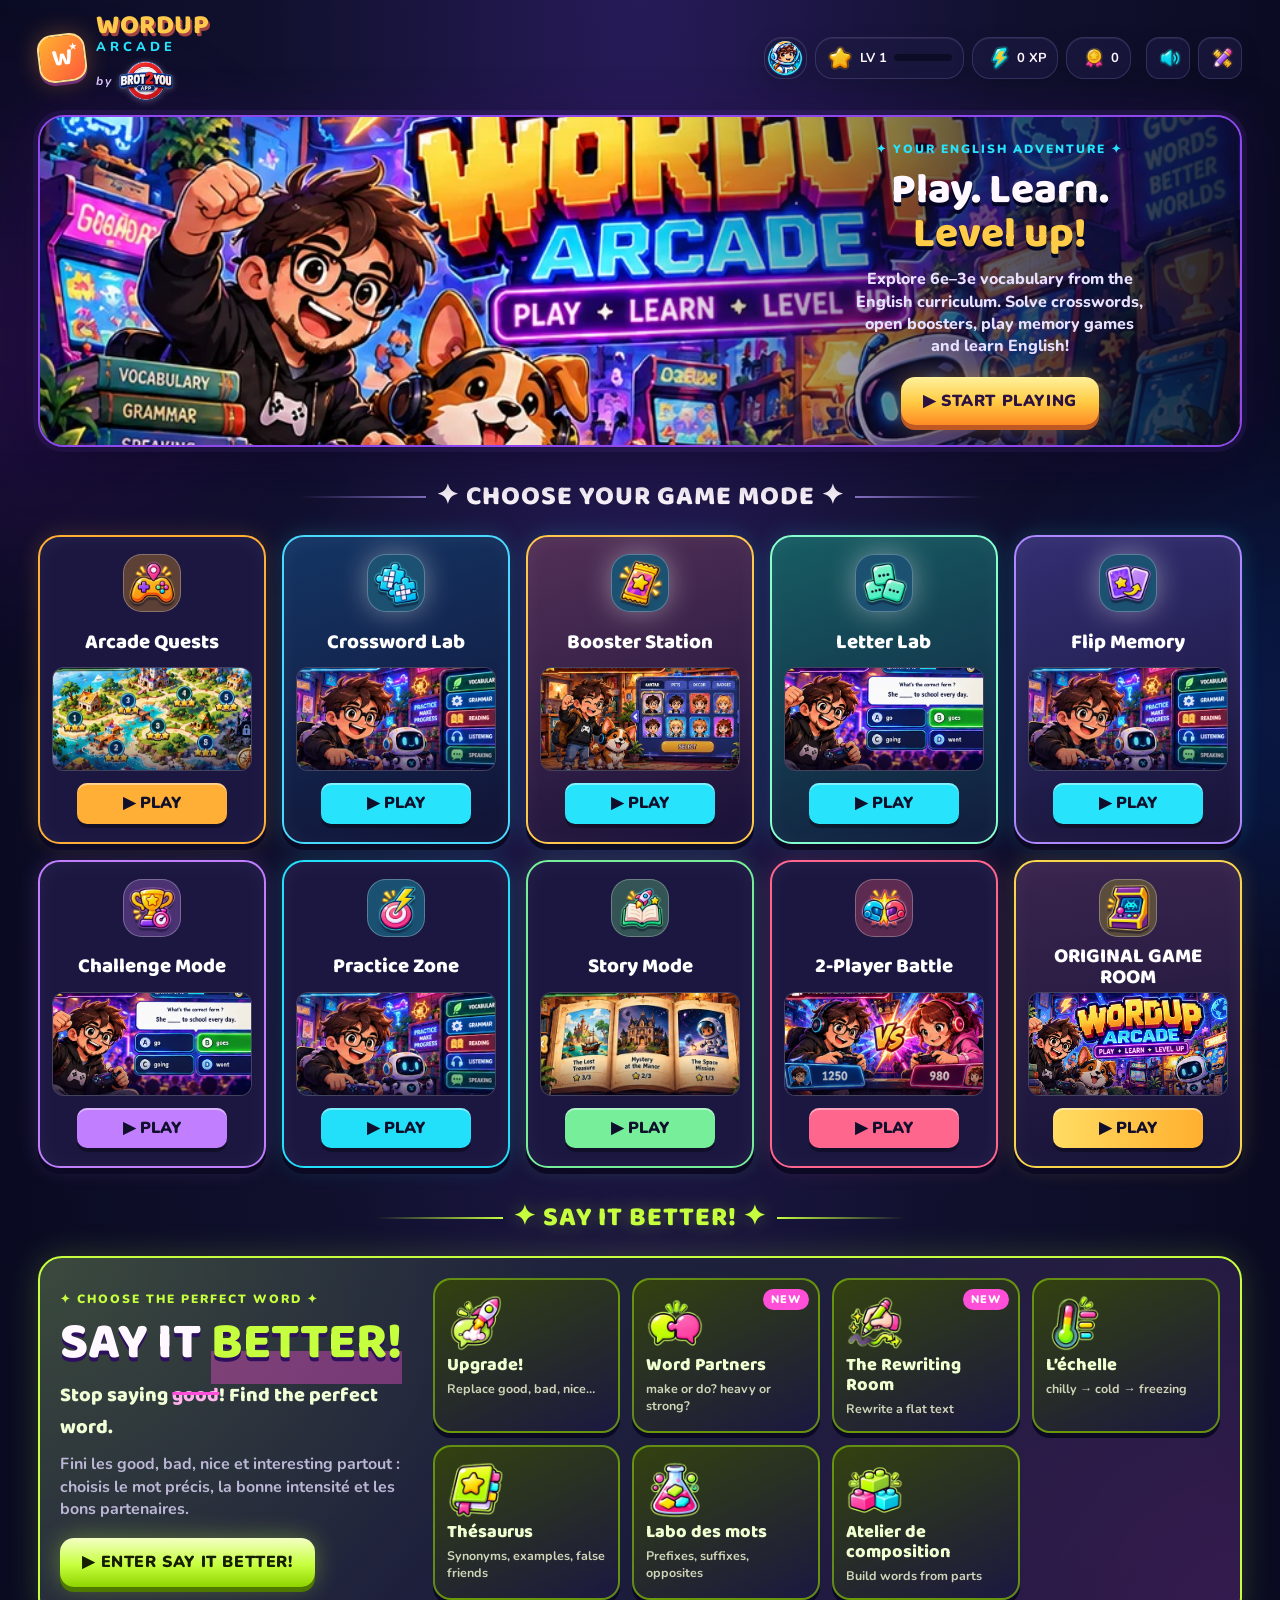
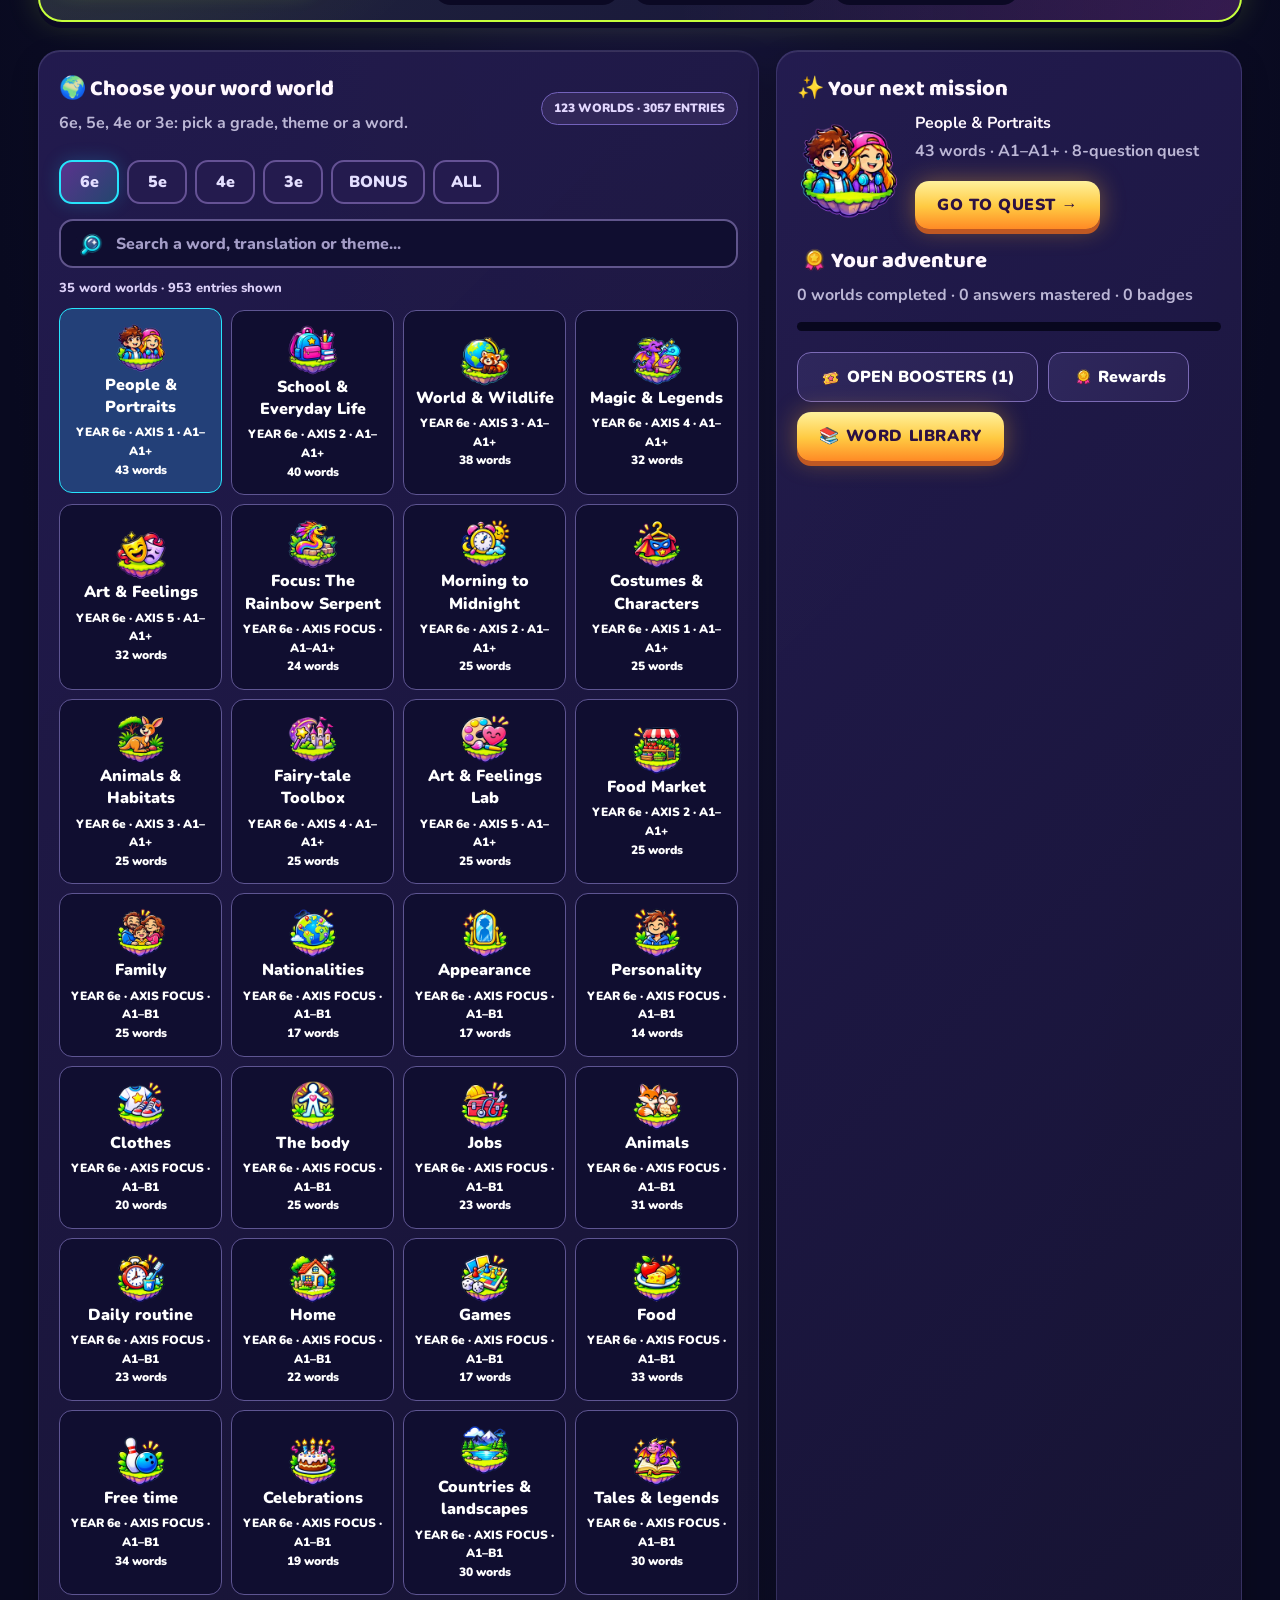
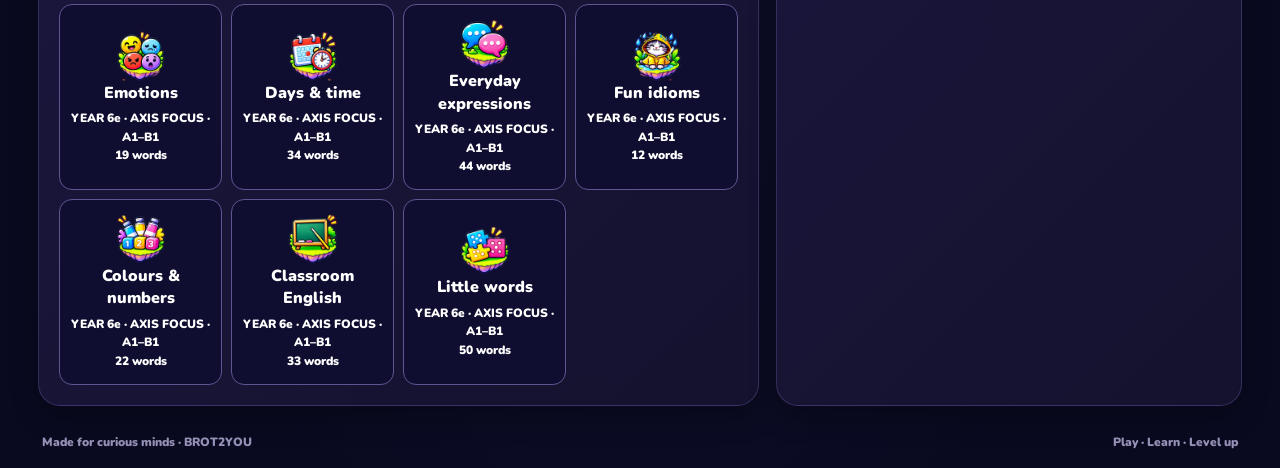
<file: index.html>
<!doctype html>
<html lang="en">
<head>
  <meta charset="utf-8">
  <script src="https://brot2you.github.io/b2y-outils/b2y-sauvegarde.js" data-app="WordUp" data-keys="brot2you-wordup-arcade-v1, wordup_v1"></script>
  <meta name="viewport" content="width=device-width, initial-scale=1">
  <meta name="theme-color" content="#100b2a">
  <meta name="description" content="WORDUP Arcade – Play, learn and level up your English vocabulary.">
  <title>WORDUP ARCADE V4 · Play. Learn. Level up.</title>
  <link rel="icon" type="image/svg+xml" href="data:image/svg+xml,%3Csvg%20xmlns%3D%22http%3A%2F%2Fwww.w3.org%2F2000%2Fsvg%22%20viewBox%3D%220%200%2064%2064%22%3E%3Crect%20width%3D%2264%22%20height%3D%2264%22%20rx%3D%2213%22%20fill%3D%22%23100b2a%22%2F%3E%3Cpath%20d%3D%22M11%2017h10l5%2026%206-18%206%2018%205-26h10L43%2053H33l-1-7-1%207H21z%22%20fill%3D%22%23f9cf4d%22%20stroke%3D%22%23ff5ac8%22%20stroke-width%3D%221.5%22%20stroke-linejoin%3D%22round%22%2F%3E%3Cpath%20d%3D%22m48%208%202.3%205%205.5.8-4%203.9%201%205.5-4.8-2.6-4.9%202.6%201-5.5-4-3.9%205.5-.8z%22%20fill%3D%22%2363f4ff%22%2F%3E%3C%2Fsvg%3E">
  <link rel="stylesheet" href="styles.css">
</head>
<body>
  <div class="glow glow-a" aria-hidden="true"></div><div class="glow glow-b" aria-hidden="true"></div>
  <div class="app-shell">
    <header class="topbar">
      <button id="home-btn" class="logo" aria-label="WORDUP Arcade home"><span class="logo-mark">W<span>★</span></span><span class="brand-wordmark"><strong>WORDUP</strong><small>ARCADE</small><span class="brand-byline"><span>by</span><img src="assets/brot2you-app-logo.png" alt="BROT2YOU APP" width="58" height="43"></span></span></button>
      <div class="top-stats" aria-label="Player progress">
        <div class="stat-pill avatar-pill" id="avatar-head"><img class="b2y-ico" src="assets/icons/avatar-1.webp" alt=""></div>
        <div class="stat-pill"><span><img class="b2y-ico" src="assets/icons/ui-level.webp" alt=""></span><b id="level-head">LV 1</b><div class="level-meter"><i id="level-meter"></i></div></div>
        <div class="stat-pill"><span><img class="b2y-ico" src="assets/icons/ui-xp.webp" alt=""></span><b id="xp-head">0 XP</b></div>
        <div class="stat-pill"><span><img class="b2y-ico" src="assets/icons/ui-badges.webp" alt=""></span><b id="badge-head">0</b></div>
      </div>
      <div class="header-actions"><button class="icon-btn" id="sound-btn" title="Sound on/off" aria-label="Sound settings"><img class="b2y-ico" src="assets/icons/ui-sound-on.webp" alt=""></button><button class="icon-btn" id="teacher-btn" title="Teacher studio" aria-label="Teacher studio"><img class="b2y-ico" src="assets/icons/ui-teacher.webp" alt=""></button></div>
    </header>
    <main id="app" tabindex="-1"></main>
    <footer class="footer"><span>Made for curious minds · BROT2YOU</span><span>Play · Learn · Level up</span></footer>
  </div>
  <div class="toast" id="toast" aria-live="polite"></div>
  <div class="modal-backdrop" id="modal-root" hidden></div>
  <script src="vocab-2026.js" defer></script>
  <script src="vocab-extra.js" defer></script>
  <script src="vocab-original.js" defer></script>
  <script src="app.js" defer></script>
</body>
</html>
</file>
<file: styles.css>
@import url('https://fonts.googleapis.com/css2?family=Baloo+2:wght@600;700;800&family=Nunito:wght@400;600;700;800;900&display=swap');
:root{--bg:#090a20;--surface:#171239;--surface2:#221c4d;--line:#4a3b80;--text:#fff8ff;--muted:#bcb7d6;--cyan:#27e4fc;--pink:#ff53c7;--gold:#ffcc47;--violet:#9a73ff;--green:#5bf7b0;--red:#ff728f;--body:Nunito,'Trebuchet MS',sans-serif;--title:'Baloo 2',Nunito,sans-serif}
*{box-sizing:border-box}html{scroll-behavior:smooth}body{margin:0;min-height:100vh;background:radial-gradient(ellipse at 50% -5%,#281b5a 0%,#11112f 40%,#090a20 80%);color:var(--text);font-family:var(--body);line-height:1.4;overflow-x:hidden}button,input,select,textarea{font:inherit}button{cursor:pointer}button:focus-visible,input:focus-visible,textarea:focus-visible,select:focus-visible{outline:3px solid var(--cyan);outline-offset:3px}button:disabled{cursor:not-allowed;opacity:.46}.glow{pointer-events:none;position:fixed;border-radius:50%;filter:blur(95px);opacity:.15;z-index:0}.glow-a{width:390px;height:390px;background:#a224e6;left:-175px;top:150px}.glow-b{width:410px;height:410px;background:#0365ff;right:-230px;top:500px}.app-shell{position:relative;max-width:1480px;padding:0 clamp(16px,3vw,44px);margin:auto;z-index:1}.topbar{display:flex;align-items:center;gap:15px;min-height:89px;padding:14px 0;flex-wrap:wrap}.logo{display:flex;align-items:center;gap:10px;border:0;background:none;color:#fff;padding:0;text-align:left}.logo-mark{font:bold 24px var(--title);display:grid;place-items:center;width:48px;height:48px;border:2px solid #ffdf8f;border-radius:15px;background:linear-gradient(135deg,#ffb32f,#ff593c);box-shadow:0 3px 0 #773277,0 0 25px #ff9c3055;transform:rotate(-7deg)}.logo-mark span{font-size:9px;position:absolute;right:6px;top:5px}.logo strong{font:800 27px/.9 var(--title);color:#ffca4b;text-shadow:2px 3px 0 #a34442;letter-spacing:.5px;display:block}.logo small{font:800 13px var(--body);letter-spacing:4px;color:var(--cyan)}.top-stats{display:flex;align-items:center;gap:8px;margin-left:auto;flex-wrap:wrap}.stat-pill,.icon-btn{background:#1c1841aa;border:1px solid #6863a35e;box-shadow:inset 0 1px #ffffff12,0 7px 22px #0002}.stat-pill{border-radius:18px;padding:7px 11px;display:flex;align-items:center;gap:7px;font-size:13px;font-weight:900;height:42px}.stat-pill>span{font-size:18px}.avatar-pill{font-size:23px;width:43px;justify-content:center;padding:2px}.level-meter{width:58px;height:7px;border-radius:12px;background:#0c0c27;overflow:hidden}.level-meter i{display:block;height:100%;width:0;background:linear-gradient(90deg,#ffb62a,#ffe66c);border-radius:12px;transition:width .4s}.header-actions{display:flex;gap:8px}.icon-btn{border-radius:13px;color:#fff;font-size:19px;width:44px;height:42px;transition:transform .2s}.icon-btn:hover{transform:translateY(-3px);border-color:var(--cyan)}.screen{animation:enter .3s ease both}@keyframes enter{from{transform:translateY(8px);opacity:0}to{transform:none;opacity:1}}.hero{position:relative;isolation:isolate;min-height:332px;border:2px solid #8e48ec;border-radius:26px;overflow:hidden;background:#171139;box-shadow:0 0 0 5px #9b54ff16,0 14px 52px #040416a9,0 0 50px #9537ed29}.hero:before{content:'';position:absolute;inset:0;background-image:linear-gradient(90deg,transparent 0%,transparent 50%,#110d36aa 78%,#090a21dc),url('assets/hero.webp');background-size:cover;background-position:center;z-index:-1}.hero-content{position:absolute;right:3.5%;top:50%;transform:translateY(-50%);width:33%;min-width:260px;text-align:center}.hero-kicker,.mini-kicker{letter-spacing:2px;font-size:12px;font-weight:900;color:var(--cyan)}.hero h1{font:800 clamp(30px,3.3vw,51px)/1.05 var(--title);margin:8px 0;text-shadow:0 4px 0 #040723}.hero h1 em{color:var(--gold);font-style:normal}.hero p{font-weight:800;color:#e8e0ff;max-width:300px;margin:12px auto 19px}.action-btn,.soft-btn,.outline-btn{border:0;border-radius:14px;font-weight:900;padding:13px 22px;transition:transform .18s,box-shadow .18s;white-space:normal}.action-btn{color:#2c1143;background:linear-gradient(#fff19c 0%,#ffca42 53%,#ff8a25 100%);box-shadow:0 5px 0 #bf5823,0 0 25px #ffb52666;text-transform:uppercase;letter-spacing:.6px}.action-btn:hover:not(:disabled){transform:translateY(-3px);box-shadow:0 8px 0 #bf5823,0 0 32px #ffc32c88}.action-btn:active:not(:disabled){transform:translateY(3px);box-shadow:0 2px 0 #bf5823}.soft-btn{background:linear-gradient(120deg,#2e275c,#292152);border:1px solid #7b6ab5;color:white}.soft-btn:hover{background:#484083}.outline-btn{background:#201c46;border:1px solid #5b528f;color:white}.outline-btn:hover{border-color:var(--cyan)}.section-title{display:flex;gap:10px;align-items:center;justify-content:center;margin:28px 0 17px;text-align:center}.section-title h2{font:800 clamp(19px,2.1vw,27px) var(--title);letter-spacing:1px;margin:0}.section-title:before,.section-title:after{content:'';height:2px;width:clamp(25px,10vw,145px);background:linear-gradient(90deg,transparent,#8471c2)}.section-title:after{transform:rotate(180deg)}.mode-grid{display:grid;grid-template-columns:repeat(5,minmax(0,1fr));gap:16px}.mode-card{--card-color:var(--cyan);position:relative;overflow:hidden;border:2px solid var(--card-color);border-radius:22px;background:#1b1741;min-height:299px;display:flex;flex-direction:column;align-items:center;padding:17px 12px 18px;text-align:center;color:white;box-shadow:inset 0 2px 20px #ffffff0c,0 6px 0 #0b0924,0 0 21px color-mix(in srgb,var(--card-color),transparent 82%);transition:transform .2s,box-shadow .2s}.mode-card:hover{transform:translateY(-7px);box-shadow:0 12px 0 #0b0924,0 0 32px color-mix(in srgb,var(--card-color),transparent 46%)}.mode-card .mode-icon{width:58px;height:58px;border-radius:19px;display:grid;place-items:center;background:color-mix(in srgb,var(--card-color),#171237 70%);box-shadow:inset 0 0 0 1px #ffffff45;color:white;font-size:28px;flex:none}.mode-card h3{font:800 clamp(17px,1.6vw,22px)/1 var(--title);margin:9px 0 2px;min-height:44px;display:flex;align-items:center}.mode-card .mode-visual{height:104px;width:100%;overflow:hidden;border-radius:12px;margin:auto 0 12px;border:1px solid #ffffff38;position:relative;background:#110d31}.mode-card .mode-visual img{display:block;width:100%;height:100%;object-fit:cover;transition:transform .4s}.mode-card:hover .mode-visual img{transform:scale(1.12)}.mode-card .mode-visual:after{content:'';position:absolute;inset:0;background:linear-gradient(180deg,transparent 65%,#09042083)}.play-tag{font-weight:900;border-radius:10px;padding:9px 15px;min-width:75%;background:var(--card-color);color:#11102c;box-shadow:inset 0 2px #ffffff6c,0 4px #0005}.mode-quest{--card-color:#ffaf35}.mode-challenge{--card-color:#c17eff}.mode-practice{--card-color:#22dffa}.mode-story{--card-color:#76ee9a}.mode-duel{--card-color:#ff668e}.bottom-grid{display:grid;grid-template-columns:1.55fr 1fr;gap:17px;margin-top:28px}.panel{border:1px solid #6860a25e;border-radius:22px;background:linear-gradient(135deg,#241c51f0,#15132ff2);padding:20px;box-shadow:inset 0 1px #ffffff1c,0 12px 27px #0004}.panel h3{font:800 22px var(--title);margin:0 0 5px}.panel p{margin:5px 0 12px;color:var(--muted);font-weight:700}.deck-grid{display:grid;grid-template-columns:repeat(4,minmax(0,1fr));gap:9px}.deck-btn{border:1px solid #5e5592;background:#100e30;border-radius:13px;padding:13px 8px;color:white;text-align:center;font-weight:900;transition:background .2s,transform .2s}.deck-btn:hover,.deck-btn.active{border-color:var(--cyan);background:#234078;transform:translateY(-2px)}.deck-btn span{display:block;font-size:24px}.deck-btn small{display:block;font-size:12px;margin-top:5px}.featured{display:flex;gap:14px;align-items:center}.featured-icon{font-size:60px}.featured .action-btn{margin-top:7px}.progress-mini{height:9px;border-radius:30px;background:#08071e;overflow:hidden;margin-top:15px}.progress-mini i{display:block;height:100%;background:linear-gradient(90deg,var(--cyan),var(--violet));border-radius:30px}.footer{display:flex;justify-content:space-between;gap:12px;padding:28px 4px 18px;color:#9691b6;font-size:12px;font-weight:900}.game-head{display:flex;align-items:center;gap:16px;margin:9px 0 22px;flex-wrap:wrap}.game-head h1{margin:0;font:800 clamp(28px,3.5vw,47px)/1.12 var(--title)}.game-head p{margin:2px 0;color:var(--muted);font-weight:800}.tag{background:#312759;border:1px solid #7362bb;color:#e3d8ff;padding:7px 12px;border-radius:50px;font-size:12px;font-weight:900}.game-layout{display:grid;grid-template-columns:minmax(0,1.2fr) minmax(260px,.62fr);gap:20px}.game-board{position:relative;overflow:hidden;border-radius:24px;background:radial-gradient(circle at 50% -60%,#443078,transparent 75%),linear-gradient(160deg,#222050,#10102b);border:2px solid #6c62b2;min-height:380px;padding:clamp(18px,3vw,35px);box-shadow:0 0 0 5px #7177ff14,0 20px 40px #0006}.board-top{display:flex;justify-content:space-between;align-items:center;gap:12px;flex-wrap:wrap}.board-top .tag{color:#fff}.meter{height:12px;background:#0b0a25;border:1px solid #554b85;border-radius:18px;overflow:hidden;margin:18px 0 24px}.meter i{height:100%;display:block;background:linear-gradient(90deg,#2ed4ff,#61ffd3);transition:width .24s}.question-kicker{font-size:12px;letter-spacing:2px;text-transform:uppercase;color:var(--cyan);font-weight:900}.question-title{font:800 clamp(26px,3vw,39px)/1.22 var(--title);margin:12px 0 13px}.question-hint{color:#c4bfda;margin:0 0 23px;font-weight:700}.answers{display:grid;grid-template-columns:1fr 1fr;gap:12px}.answer-btn{position:relative;min-height:65px;padding:14px 15px;border:2px solid #7165af;border-radius:15px;background:#1b1943;color:#fff;text-align:left;font-weight:900;font-size:18px;transition:background .17s,transform .17s,border-color .17s}.answer-btn:hover:not(:disabled){transform:translateY(-2px);background:#34296c;border-color:#b39cff}.answer-btn.correct{background:#1f6d5d;border-color:#5dffc2}.answer-btn.wrong{background:#692746;border-color:#ff799c}.answer-btn .letter{display:inline-grid;place-items:center;background:#433b79;border:1px solid #a69ee0;border-radius:10px;width:30px;height:30px;margin-right:10px}.answer-btn:disabled{opacity:1}.feedback{border:1px solid #6f70bd;border-radius:15px;padding:13px 16px;margin-top:20px;background:#17143b;font-weight:900;min-height:56px;display:flex;align-items:center;gap:10px}.feedback.good{border-color:#4cf0b5;color:#bbffe4}.feedback.bad{border-color:#ff719b;color:#ffcfdb}.side-art{border-radius:22px;overflow:hidden;position:relative;min-height:260px;border:1px solid #625798;background:linear-gradient(#0606221f,#08071a80),url('assets/practice.webp') center/cover}.side-art.story-art{background-image:linear-gradient(#06062211,#08071a9c),url('assets/story.webp')}.side-art.challenge-art{background-image:linear-gradient(#06062211,#08071a9c),url('assets/challenge.webp')}.side-art.duel-art{background-image:linear-gradient(#06062211,#08071a9c),url('assets/duel.webp')}.side-art.quest-art{background-image:linear-gradient(#06062211,#08071a9c),url('assets/quest.webp')}.side-overlay{position:absolute;inset:auto 12px 12px;background:#100b31e8;border:1px solid #8a75ba;border-radius:14px;padding:15px;backdrop-filter:blur(6px)}.side-overlay b{font:800 21px var(--title)}.side-overlay p{margin:5px 0 0;font-weight:700;color:#ddd4f0}.tabs{display:flex;flex-wrap:wrap;gap:8px;margin:16px 0 17px}.tab{background:#1c1941;border:1px solid #59518d;color:#fff;border-radius:11px;padding:10px 17px;font-weight:900}.tab.active,.tab:hover{background:#46317c;border-color:#ad95ff}.flashcard{display:grid;place-items:center;width:100%;min-height:244px;border:2px solid var(--cyan);border-radius:24px;background:radial-gradient(circle at 50% 20%,#3b4378,#211c4e 70%);color:white;padding:26px;text-align:center;transition:transform .2s}.flashcard:hover{transform:scale(1.01)}.flashcard .emoji{font-size:59px}.flashcard strong{display:block;font:800 clamp(33px,4vw,55px) var(--title)}.flashcard small{font-size:14px;color:#a9dcf9;font-weight:900}.input-answer{width:100%;padding:17px;background:#100d32;border:2px solid #6e5ba1;border-radius:15px;color:white;font-size:20px;font-weight:800;outline:0}.input-answer:focus{border-color:var(--cyan)}.help-text{font-size:13px;color:#b5aee0;font-weight:700}.board-actions{display:flex;gap:10px;margin-top:21px;flex-wrap:wrap}.quest-grid{display:grid;grid-template-columns:repeat(4,minmax(0,1fr));gap:15px}.quest-node{min-height:190px;position:relative;border:2px solid #6153a0;border-radius:21px;color:white;text-align:left;padding:17px;background:linear-gradient(135deg,#2a2364,#151131);transition:transform .2s,border-color .2s}.quest-node:hover{transform:translateY(-5px);border-color:var(--gold)}.quest-node .emoji{font-size:38px}.quest-node h3{font:800 20px var(--title);margin:10px 0 4px}.quest-node p{color:#c5bbef;margin:0;font-size:12px;font-weight:900}.quest-node .node-stars{position:absolute;right:13px;top:13px;color:var(--gold);font-weight:900}.story-list{display:grid;grid-template-columns:repeat(3,minmax(0,1fr));gap:16px}.story-choice{padding:0;overflow:hidden;background:#201943;color:white;text-align:left;border:2px solid #7360a8;border-radius:23px;transition:transform .2s}.story-choice:hover{transform:translateY(-6px);border-color:var(--green)}.story-img{height:175px;background:url('assets/story.webp') center/cover}.story-choice:nth-child(2) .story-img{background-position:left}.story-choice:nth-child(3) .story-img{background-position:right}.story-info{padding:17px}.story-info h3{font:800 25px var(--title);margin:0}.story-info p{color:#bab2d6;font-weight:700}.duel-score{display:grid;grid-template-columns:1fr auto 1fr;gap:14px;margin-bottom:22px;align-items:center;text-align:center}.duel-score .player{border-radius:16px;border:2px solid #37cfff;background:#1a254d;padding:16px;font:900 18px var(--title)}.duel-score .player.two{border-color:#ff6fa8;background:#412042}.duel-score strong{display:block;font:800 38px var(--title)}.duel-score .vs{font:900 28px var(--title);color:var(--gold)}.finish-icon{font-size:78px;text-align:center}.center{text-align:center}.finish-heading{font:800 clamp(30px,4vw,52px) var(--title);margin:12px 0}.reward-grid{display:grid;grid-template-columns:repeat(3,minmax(0,1fr));gap:13px}.reward-card{border:2px solid #5a518c;border-radius:16px;background:#16123b;padding:17px;color:#fff;text-align:center;font-weight:900}.reward-card:hover{border-color:var(--cyan)}.reward-card.selected{border-color:var(--gold);background:#373064}.reward-card .emoji{display:block;font-size:42px;margin-bottom:8px}.reward-card small{display:block;color:#c7bee7}.badges-grid{display:grid;grid-template-columns:repeat(3,minmax(0,1fr));gap:12px}.badge-tile{padding:15px;border:1px solid #62598f;border-radius:15px;text-align:center;background:#151339;filter:saturate(.45);opacity:.66}.badge-tile.earned{filter:none;opacity:1;background:#2e275b;border-color:var(--gold)}.badge-tile .emoji{display:block;font-size:36px}.badge-tile b{font:800 19px var(--title)}.badge-tile small{display:block;color:#bbb3e3}.flex{display:flex;gap:12px;align-items:center;flex-wrap:wrap}.split{display:flex;justify-content:space-between;gap:12px;align-items:center;flex-wrap:wrap}.muted{color:var(--muted)}.small{font-size:12px}.spacer{height:14px}.modal-backdrop{position:fixed;inset:0;z-index:30;background:#060518e6;backdrop-filter:blur(12px);display:flex;align-items:center;justify-content:center;padding:15px}.modal-backdrop[hidden]{display:none}.modal{max-width:760px;max-height:95vh;overflow:auto;width:100%;border:2px solid var(--violet);border-radius:23px;padding:25px;background:linear-gradient(140deg,#262057,#110f31);box-shadow:0 25px 90px #000b}.modal h2{font:800 30px var(--title);margin:0}.modal textarea{width:100%;min-height:170px;resize:vertical;background:#0d0c29;color:#fff;border:2px solid #7b67b5;border-radius:12px;padding:12px}.modal label{font-weight:900;display:block;margin:14px 0 6px}.modal input{background:#0e0e2d;border:1px solid #7561b6;border-radius:12px;padding:12px;color:#fff;width:100%}.modal code{background:#100c2d;padding:4px;border-radius:5px;color:#7beefb}.modal .modal-close{float:right}.toast{position:fixed;z-index:99;bottom:22px;left:50%;transform:translate(-50%,30px);border:1px solid var(--cyan);background:#231e50;box-shadow:0 0 26px #4fe3fb55;color:white;border-radius:16px;padding:14px 23px;font-weight:900;opacity:0;pointer-events:none;transition:opacity .2s,transform .2s;max-width:95vw;text-align:center}.toast.show{opacity:1;transform:translate(-50%,0)}.spark{position:fixed;z-index:99;pointer-events:none;width:9px;height:13px;border-radius:3px;animation:fall 1s ease-out forwards}@keyframes fall{to{transform:translate(var(--dx),var(--dy)) rotate(600deg);opacity:0}}.learn-card{border:1px solid #6f62a7;background:#18143b;border-radius:14px;padding:17px;margin:13px 0}.learn-card h3{font:800 24px var(--title);margin:0}.learn-card p{font-weight:800;color:#ddd9ef}.two-col{display:grid;grid-template-columns:1fr 1fr;gap:15px}.padded{padding:15px}.step-num{font-weight:900;color:var(--cyan)}.hidden{display:none!important}
@media(max-width:1050px){.mode-grid{grid-template-columns:repeat(3,minmax(0,1fr))}.hero-content{width:37%}.quest-grid{grid-template-columns:repeat(3,minmax(0,1fr))}}@media(max-width:740px){.topbar{gap:12px}.top-stats{margin-left:0;order:3;width:100%;justify-content:space-between}.stat-pill{flex:1;justify-content:center}.header-actions{margin-left:auto}.hero{min-height:400px}.hero:before{background-image:linear-gradient(180deg,transparent 0%,transparent 34%,#110a30dc 57%,#100a29 86%),url('assets/hero-mobile.webp');background-size:100% 100%,auto 300px;background-repeat:no-repeat;background-position:center,left top}.hero-content{min-width:0;width:100%;bottom:17px;right:0;top:auto;transform:none;padding:0 17px}.hero h1{font-size:33px;margin:4px}.hero p{margin:6px auto 10px;font-size:13px}.mode-grid{grid-template-columns:repeat(2,minmax(0,1fr));gap:10px}.mode-card{min-height:262px;padding:12px 8px}.mode-card .mode-visual{height:94px}.mode-card h3{font-size:20px;min-height:40px}.bottom-grid,.game-layout,.two-col{grid-template-columns:1fr}.quest-grid,.story-list{grid-template-columns:repeat(2,minmax(0,1fr))}.deck-grid{grid-template-columns:repeat(2,minmax(0,1fr))}.side-art{min-height:240px}.footer{flex-direction:column;text-align:center;gap:0}.game-head{gap:10px}.reward-grid,.badges-grid{grid-template-columns:repeat(2,minmax(0,1fr))}}@media(max-width:430px){.top-stats{gap:4px}.stat-pill{padding:6px 7px;font-size:12px}.level-meter{width:30px}.mode-grid{grid-template-columns:1fr 1fr}.mode-card{min-height:251px}.mode-card .mode-icon{width:47px;height:47px;font-size:24px}.mode-card h3{font-size:18px}.mode-card .mode-visual{height:90px}.answers{grid-template-columns:1fr}.quest-grid,.story-list{grid-template-columns:1fr 1fr}.quest-node{padding:12px;min-height:170px}.question-title{font-size:27px}.game-board{padding:18px}.duel-score{gap:5px}.duel-score .player{padding:10px;font-size:15px}.duel-score .player strong{font-size:25px}}@media(prefers-reduced-motion:reduce){*,*:before,*:after{animation-duration:.01ms!important;transition-duration:.01ms!important;scroll-behavior:auto!important}}

/* WORDUP ARCADE V2 — programme-linked word explorer and library */
.grade-controls{display:flex;flex-wrap:wrap;gap:8px;margin:13px 0 15px}.grade-chip{border:2px solid #655295;background:#241b4e;color:#e4dfff;border-radius:13px;padding:9px 16px;font-weight:900;min-width:60px;transition:background .2s,border-color .2s}.grade-chip.active,.grade-chip:hover{background:linear-gradient(130deg,#5b338e,#23466e);border-color:var(--cyan);box-shadow:0 0 18px #22c9ff35}.search-wrap{display:flex;align-items:center;gap:9px;border:2px solid #60558c;background:#100e30;padding:9px 14px;border-radius:14px;font-size:22px;margin-bottom:11px}.search-wrap:focus-within{border-color:var(--cyan)}.search-wrap input{border:0;background:none;outline:none!important;color:#fff;min-width:0;width:100%;font-size:16px;font-weight:800}.search-wrap input::placeholder{color:#a49dc7}.search-results{font-size:13px;color:#dbd0f8;font-weight:800;margin:8px 0 12px}.pack-explorer{margin-top:7px}.deck-grid{margin-top:10px}.deck-btn{overflow-wrap:anywhere}.deck-btn small{line-height:1.55}.library-grid{display:grid;grid-template-columns:repeat(3,minmax(0,1fr));gap:14px;margin-top:18px}.word-tile{border:2px solid #4e477e;background:linear-gradient(145deg,#262054,#141135);border-radius:18px;padding:17px;min-width:0;box-shadow:0 10px 24px #04031b55}.word-tile h3{font:800 clamp(22px,2vw,30px)/1.15 var(--title);color:var(--gold);margin:14px 0 3px;overflow-wrap:anywhere}.word-tile .translation{font-weight:900;font-size:17px;color:#a2fff0;margin:3px 0 11px}.word-tile .example{font-size:15px;color:#e4dcf9;line-height:1.55;min-height:47px}.word-tile .soft-btn{padding:9px 12px;font-size:12px}.context-sentence{padding:10px 0;font-weight:800;font-size:15px}.context-sentence + .soft-btn{margin-top:4px}.quest-grid{margin-top:17px}
@media(max-width:970px){.library-grid{grid-template-columns:repeat(2,minmax(0,1fr))}}@media(max-width:580px){.library-grid{grid-template-columns:1fr}.grade-chip{padding:9px 12px;min-width:48px}.search-wrap input{font-size:14px}}
/* WORDUP ARCADE V3 — four new playable cabinets */
.mode-grid{grid-template-columns:repeat(5,minmax(0,1fr))}
.mode-card{min-width:0}
.mode-card.mode-crossword{border-color:#4ad9fe;background:linear-gradient(160deg,#143564,#111335)}
.mode-card.mode-booster{border-color:#ffc84b;background:linear-gradient(160deg,#533057,#181138)}
.mode-card.mode-memory{border-color:#ae88ff;background:linear-gradient(160deg,#332f73,#171337)}
.mode-card.mode-scramble{border-color:#86ffce;background:linear-gradient(160deg,#175d63,#111c3d)}
.mode-crossword .mode-icon,.mode-booster .mode-icon,.mode-memory .mode-icon,.mode-scramble .mode-icon{filter:drop-shadow(0 0 14px #fff6)}
.crossword-layout{display:grid;grid-template-columns:minmax(0,1.1fr) minmax(245px,.9fr);align-items:start;gap:28px;margin:22px 0}
.cw-scroll{max-width:100%;overflow-x:auto;padding:10px 8px 16px;border-radius:15px;background:#100e30}
.cw-grid{display:grid;grid-template-columns:repeat(var(--cw-cols),minmax(0,1fr));width:max-content;margin:auto;gap:2px}
.cw-cell,.cw-blank{display:block;position:relative;width:clamp(25px,2.8vw,43px);height:clamp(25px,2.8vw,43px)}
.cw-cell{border:2px solid #a5dff2;background:#e5fbff;border-radius:3px;color:#16243d;overflow:hidden}
.cw-cell:focus-within{background:#fff6ab;border-color:#ffb739}
.cw-cell small{position:absolute;left:2px;top:0;font:800 9px var(--body);color:#234e79;pointer-events:none;z-index:1}
.cw-input{display:block;width:100%;height:100%;border:0;border-radius:0;padding:9px 0 0;background:none;text-align:center;color:#152c50;font:900 clamp(15px,2vw,24px) var(--title);text-transform:uppercase;outline:0!important}
.cw-input.incorrect{background:#ffc1d0;color:#611b32}.cw-input:focus{background:#fff6a9}
.cw-clues{padding:8px 10px;max-height:550px;overflow:auto;border-left:2px solid #695aaa}
.cw-clues h3{font:800 22px var(--title);color:var(--gold);margin:3px 0 8px}
.cw-clues ol{list-style:none;padding:0;margin:0 0 20px}.cw-clues li{line-height:1.5;margin:5px 0;padding:6px 9px;background:#1e1c48;border-radius:8px;font-size:14px;overflow-wrap:anywhere}
.cw-clues li strong{color:#90ecff;margin-right:4px}
.scramble-tiles{display:flex;flex-wrap:wrap;justify-content:center;gap:7px;margin:24px 0}
.scramble-tiles span{display:grid;place-items:center;min-width:clamp(32px,4.4vw,54px);height:clamp(43px,5vw,62px);padding:4px;border:2px solid #ffcf72;border-radius:11px;background:linear-gradient(145deg,#ffdc77,#fca83e);color:#3c2059;font:900 clamp(21px,3vw,32px) var(--title);box-shadow:0 5px 0 #a24e55,0 0 22px #ffae3d29;transform:rotate(var(--rot,0deg))}
.scramble-tiles span:nth-child(3n){--rot:3deg}.scramble-tiles span:nth-child(4n){--rot:-3deg}
.memory-grid{display:grid;grid-template-columns:repeat(4,minmax(0,1fr));gap:14px;margin:22px auto;max-width:850px}
.memory-card{min-height:128px;border:2px solid #b17eff;background:radial-gradient(circle at 40% 25%,#714db2,#2b185f);border-radius:18px;color:#fff;box-shadow:0 7px 0 #0e0c2e,0 0 17px #9556ff35;transition:transform .23s,background .23s;position:relative;overflow:hidden}
.memory-card:not(:disabled):hover{transform:translateY(-5px)}
.memory-card .memory-back{display:block;font:900 55px var(--title);color:#ffdd61;text-shadow:0 0 18px #fed7788a}
.memory-card .memory-face{display:none;font:900 15px var(--body);line-height:1.3;overflow-wrap:anywhere;padding:5px}
.memory-card .memory-face small{display:block;margin-bottom:7px;color:#2b3964;font-size:11px}
.memory-card.is-open{background:linear-gradient(145deg,#fff4cd,#b9e9ff);color:#202858;border-color:#fee581;transform:rotateY(0deg)}
.memory-card.is-open .memory-back{display:none}.memory-card.is-open .memory-face{display:block}
.memory-card.is-matched{background:linear-gradient(145deg,#b0ffd4,#48d8ac);border-color:#53ffa8;opacity:1;cursor:default;color:#193d43}
.memory-card:disabled{opacity:1}
.booster-stage{overflow:hidden;text-align:center;position:relative;border:2px solid #ba85ff;border-radius:25px;padding:24px 20px 35px;background:radial-gradient(circle at 50% 38%,#673986 0%,#211449 45%,#121030 90%);box-shadow:0 0 40px #a23bcd24}
.booster-stage>.split{justify-content:space-around}
.booster-box{display:flex;flex-direction:column;align-items:center;justify-content:center;position:relative;isolation:isolate;margin:25px auto 22px;width:min(250px,55vw);height:280px;border:5px solid #ffdb74;border-radius:21px;background:linear-gradient(145deg,#fc5ab3,#792ad4 55%,#172c81);box-shadow:0 11px 0 #3d1a5a,0 0 50px #ff69c96f;transform:rotate(-4deg);animation:boosterFloat 3s ease-in-out infinite}
.booster-box:before{content:'✦ ✧ ✦';position:absolute;top:17px;color:#fff3ba;font-size:26px;letter-spacing:13px}
.booster-box span{font-size:56px;filter:drop-shadow(0 0 15px #ffe064)}
.booster-box b{font:900 35px/.98 var(--title);color:#ffe475;text-shadow:3px 4px 0 #63266f;margin:10px 0}
.booster-box small{color:#e6faff;font-size:10px;letter-spacing:1px;font-weight:900}
.booster-box.opened{height:145px;width:155px;animation:none;transform:rotate(0deg);opacity:.75}
.booster-box.opened b{font-size:20px}.booster-box.opened span{font-size:26px}.booster-box.opened small{font-size:7px}.booster-box.opened:before{content:''}
@keyframes boosterFloat{0%,100%{transform:translateY(0) rotate(-4deg)}50%{transform:translateY(-10px) rotate(-2deg)}}
.booster-stage p{color:#e0d4ff;font-weight:800}.booster-stage .action-btn{margin:5px auto}
.booster-card-grid{display:grid;grid-template-columns:repeat(3,minmax(0,1fr));gap:13px;max-width:920px;margin:20px auto}
.booster-word-card{min-height:245px;border:3px solid #fbe06d;border-radius:16px;background:linear-gradient(150deg,#7448d6,#26135b);color:#fff;display:flex;flex-direction:column;justify-content:center;align-items:center;gap:10px;padding:12px;overflow-wrap:anywhere;box-shadow:0 7px 0 #1a0b2b,0 0 16px #ffbb6460;transition:transform .24s}
.booster-word-card:not(:disabled):hover{transform:translateY(-7px)}
.booster-word-card .boost-mystery{font:900 90px var(--title);color:#ffde74;text-shadow:0 0 20px #ffda7c8c}
.booster-word-card.revealed{background:linear-gradient(145deg,#fff5c4,#a9f8f2);color:#251d59}
.booster-word-card.revealed strong{font:900 clamp(19px,2.5vw,29px) var(--title)}
.booster-word-card.revealed em{font-style:normal;font-weight:900;color:#235966}
.booster-word-card.revealed small{line-height:1.32;color:#374468;max-width:200px}
.boost-label{font-weight:900;color:#7b4eaa;font-size:11px}.booster-word-card:disabled{opacity:1}
.album-grid{display:grid;grid-template-columns:repeat(6,minmax(0,1fr));gap:9px;margin-top:15px}
.album-card{border:1px solid #7a67af;border-radius:12px;background:#211d50;padding:12px 5px;display:flex;flex-direction:column;align-items:center;gap:7px;min-width:0;text-align:center}
.album-card span{font-size:26px}.album-card strong{color:#ffdd70;font-size:13px;overflow-wrap:anywhere}.album-card small{font-size:10px;color:#cae2eb;overflow-wrap:anywhere}.album-card .soft-btn{padding:4px 9px;font-size:11px}
@media(max-width:1090px){.mode-grid{grid-template-columns:repeat(3,minmax(0,1fr))}.crossword-layout{grid-template-columns:1fr}.cw-clues{max-height:none;border-left:0}.album-grid{grid-template-columns:repeat(4,minmax(0,1fr))}}
@media(max-width:740px){.mode-grid{grid-template-columns:repeat(2,minmax(0,1fr))}.memory-grid{grid-template-columns:repeat(3,minmax(0,1fr));gap:9px}.memory-card{min-height:103px}.booster-word-card{min-height:207px}.booster-card-grid{gap:7px}.booster-word-card .boost-mystery{font-size:60px}}
@media(max-width:490px){.cw-cell,.cw-blank{width:29px;height:29px}.cw-input{font-size:18px;padding-top:7px}.booster-card-grid{grid-template-columns:1fr;max-width:290px}.booster-word-card{min-height:170px}.album-grid{grid-template-columns:repeat(3,minmax(0,1fr))}.memory-card{min-height:90px}.memory-grid{gap:7px}}
@media(prefers-reduced-motion:reduce){.booster-box{animation:none}}

/* V4 original arcade portal */
.classic-portal-hero{position:relative;overflow:hidden;min-height:310px;border:2px solid #ac77ff;border-radius:24px;background:linear-gradient(90deg,rgba(16,6,39,.94),rgba(20,7,56,.62)),url('assets/hero.webp') center/cover;padding:38px;display:flex;align-items:center;box-shadow:0 18px 48px #0007}
.classic-portal-hero>div{max-width:700px;position:relative;z-index:1}
.classic-portal-hero h1{font-size:clamp(2.4rem,6vw,4.5rem);color:#ffdc45;line-height:1;margin:12px 0;text-shadow:0 4px 0 #4c1174}
.classic-portal-hero h1 em{color:#49d9ff;font-style:normal}
.classic-portal-hero p{color:#e7e0ff;max-width:600px;font-size:1.12rem}
.classic-portal-hero a,.classic-portal-hero a:hover{display:inline-block;margin-top:14px;color:#180b32;text-decoration:none}
.classic-games-grid{display:grid;grid-template-columns:repeat(auto-fit,minmax(200px,1fr));gap:16px}
.mode-classic{--card-color:#f9d54c;background:linear-gradient(170deg,#3a254d,#161339)}.mode-classic .play-tag{background:linear-gradient(90deg,#ffdc62,#ffaf2e)}
.classic-game-tile{display:flex;flex-direction:column;gap:8px;text-decoration:none;color:#fff!important;border:2px solid #6c6bdb;border-radius:18px;background:linear-gradient(150deg,#29245f,#101232);min-height:188px;padding:16px;box-shadow:0 7px 0 #100a30;transition:transform .15s,border .15s}
.classic-game-tile:hover,.classic-game-tile:focus-visible{transform:translateY(-4px);border-color:#ffda44}
.classic-game-tile>span{font-size:43px}.classic-game-tile strong{font-size:1.24rem}.classic-game-tile small{font-size:.9rem;color:#bcd0ff;flex:1}.classic-game-tile b{color:#ffdc44;font-size:.9rem}
@media(max-width:600px){.classic-portal-hero{padding:22px;min-height:275px}.classic-games-grid{grid-template-columns:repeat(2,minmax(0,1fr));gap:9px}.classic-game-tile{min-height:168px;padding:11px}.classic-game-tile small{font-size:.76rem}.classic-game-tile strong{font-size:1rem}}

/* V4.1 · Author lockup directly beneath WORDUP title */
.logo .brand-wordmark{display:flex;flex-direction:column;align-items:flex-start;justify-content:center;gap:0;min-width:0}
.logo .brand-byline{display:flex;align-items:center;gap:7px;margin-top:5px;min-height:36px}
.logo .brand-byline>span{font:italic 700 12px/1 var(--body);color:#dfc9ff;text-transform:lowercase;letter-spacing:1.5px}
.logo .brand-byline img{width:54px;height:auto;display:block;object-fit:contain;filter:drop-shadow(0 1px 3px rgba(255,255,255,.25))}
@media(max-width:560px){.logo .brand-byline{margin-top:3px;min-height:31px}.logo .brand-byline img{width:48px}.logo strong{font-size:24px}.logo-mark{width:43px;height:43px}}

/* ================== V5 · SAY IT BETTER! (home section) ================== */
.sib-title h2{color:#c6ff3d;text-shadow:0 0 18px #c6ff3d55}
.sib-title:before,.sib-title:after{background:linear-gradient(90deg,transparent,#c6ff3d)}
.sib-home{display:grid;grid-template-columns:minmax(260px,.9fr) 2fr;gap:18px;border:2px solid #c6ff3d;border-radius:24px;padding:20px;background:radial-gradient(circle at 0 0,#c6ff3d26,transparent 40%),radial-gradient(circle at 100% 100%,#ff4fd822,transparent 45%),linear-gradient(140deg,#232a3d,#16123a);box-shadow:0 6px 0 #0b0924,0 0 32px #c6ff3d2e}
.sib-home-intro{display:flex;flex-direction:column;justify-content:center;gap:4px}
.sib-kick{color:#c6ff3d}
.sib-home-intro h3{font:800 clamp(34px,4vw,52px)/1 var(--title);margin:6px 0 0;text-shadow:0 4px 0 #2e0f5e}
.sib-home-intro h3 em{font-style:normal;color:#c6ff3d;background:linear-gradient(transparent 60%,#ff4fd860 60%)}
.sib-home-tag{font:800 20px var(--title);margin:6px 0 2px;color:#f2ffd6}
.sib-home-tag s{color:#ffb3ec;text-decoration-color:#ff4fd8;text-decoration-thickness:3px}
.sib-home-text{color:var(--muted);font-weight:700;margin:4px 0 14px}
.sib-btn{display:inline-block;text-align:center;text-decoration:none;background:linear-gradient(#f4ffc4 0%,#c6ff3d 55%,#8fd400 100%);color:#162000;box-shadow:0 5px 0 #4f7a00,0 0 25px #c6ff3d55;align-self:flex-start}
.sib-btn:hover{box-shadow:0 8px 0 #4f7a00,0 0 32px #c6ff3d88}
.sib-home-grid{display:grid;grid-template-columns:repeat(4,minmax(0,1fr));gap:12px}
.sib-tile{position:relative;display:flex;flex-direction:column;gap:4px;min-height:132px;padding:14px 12px;border:2px solid #8fd40099;border-radius:18px;background:linear-gradient(155deg,#33420f,#1b1840);color:#fff;text-decoration:none;box-shadow:0 5px 0 #0b0924;transition:transform .2s,border-color .2s}
.sib-tile:hover,.sib-tile:focus-visible{transform:translateY(-5px);border-color:#c6ff3d;outline:none}
.sib-tile .sib-ic{font-size:32px}
.sib-tile strong{font:800 18px/1.1 var(--title);color:#f0ffd1}
.sib-tile small{color:#cfd6b8;font-weight:700;font-size:12.5px}
.sib-new{position:absolute;top:9px;right:9px;background:#ff4fd8;color:#fff;font-size:11px;font-weight:900;letter-spacing:1px;padding:3px 8px;border-radius:99px}
@media(max-width:1090px){.sib-home{grid-template-columns:1fr}.sib-home-grid{grid-template-columns:repeat(4,minmax(0,1fr))}}
@media(max-width:740px){.sib-home{padding:15px}.sib-home-grid{grid-template-columns:repeat(2,minmax(0,1fr));gap:9px}.sib-tile{min-height:118px}.sib-btn{align-self:stretch}}

/* V5.1 · Icônes illustrées (assets/icons) */
.b2y-ico{display:inline-block;width:1.35em;height:1.35em;object-fit:contain;vertical-align:middle;-webkit-user-drag:none;user-select:none}
.b2y-ico.inl{width:1.25em;height:1.25em;vertical-align:-.3em;margin-right:.1em}
.b2y-ico.locked{filter:grayscale(1) brightness(.35) contrast(.9);opacity:.75}
.stat-pill>span .b2y-ico{width:26px;height:26px}
.avatar-pill .b2y-ico{width:38px;height:38px;border-radius:50%}
.icon-btn .b2y-ico{width:28px;height:28px}
.icon-btn{display:grid;place-items:center;padding:0}
.mode-card .mode-icon{overflow:visible}
.mode-card .mode-icon .b2y-ico{width:50px;height:50px;filter:drop-shadow(0 3px 0 #0b092480)}
.sib-ic .b2y-ico{width:58px;height:58px}
.head-ico .b2y-ico{width:58px;height:58px}
.deck-btn span .b2y-ico{width:52px;height:52px}
.featured-icon .b2y-ico{width:104px;height:104px}
.quest-node .emoji .b2y-ico{width:96px;height:96px}
.reward-card .emoji .b2y-ico{width:84px;height:84px}
.badge-tile .emoji .b2y-ico{width:74px;height:74px}
.story-ico .b2y-ico{width:72px;height:72px}
.album-card span .b2y-ico{width:40px;height:40px}
.tag .b2y-ico.inl{width:1.5em;height:1.5em;vertical-align:-.45em}
</file>
